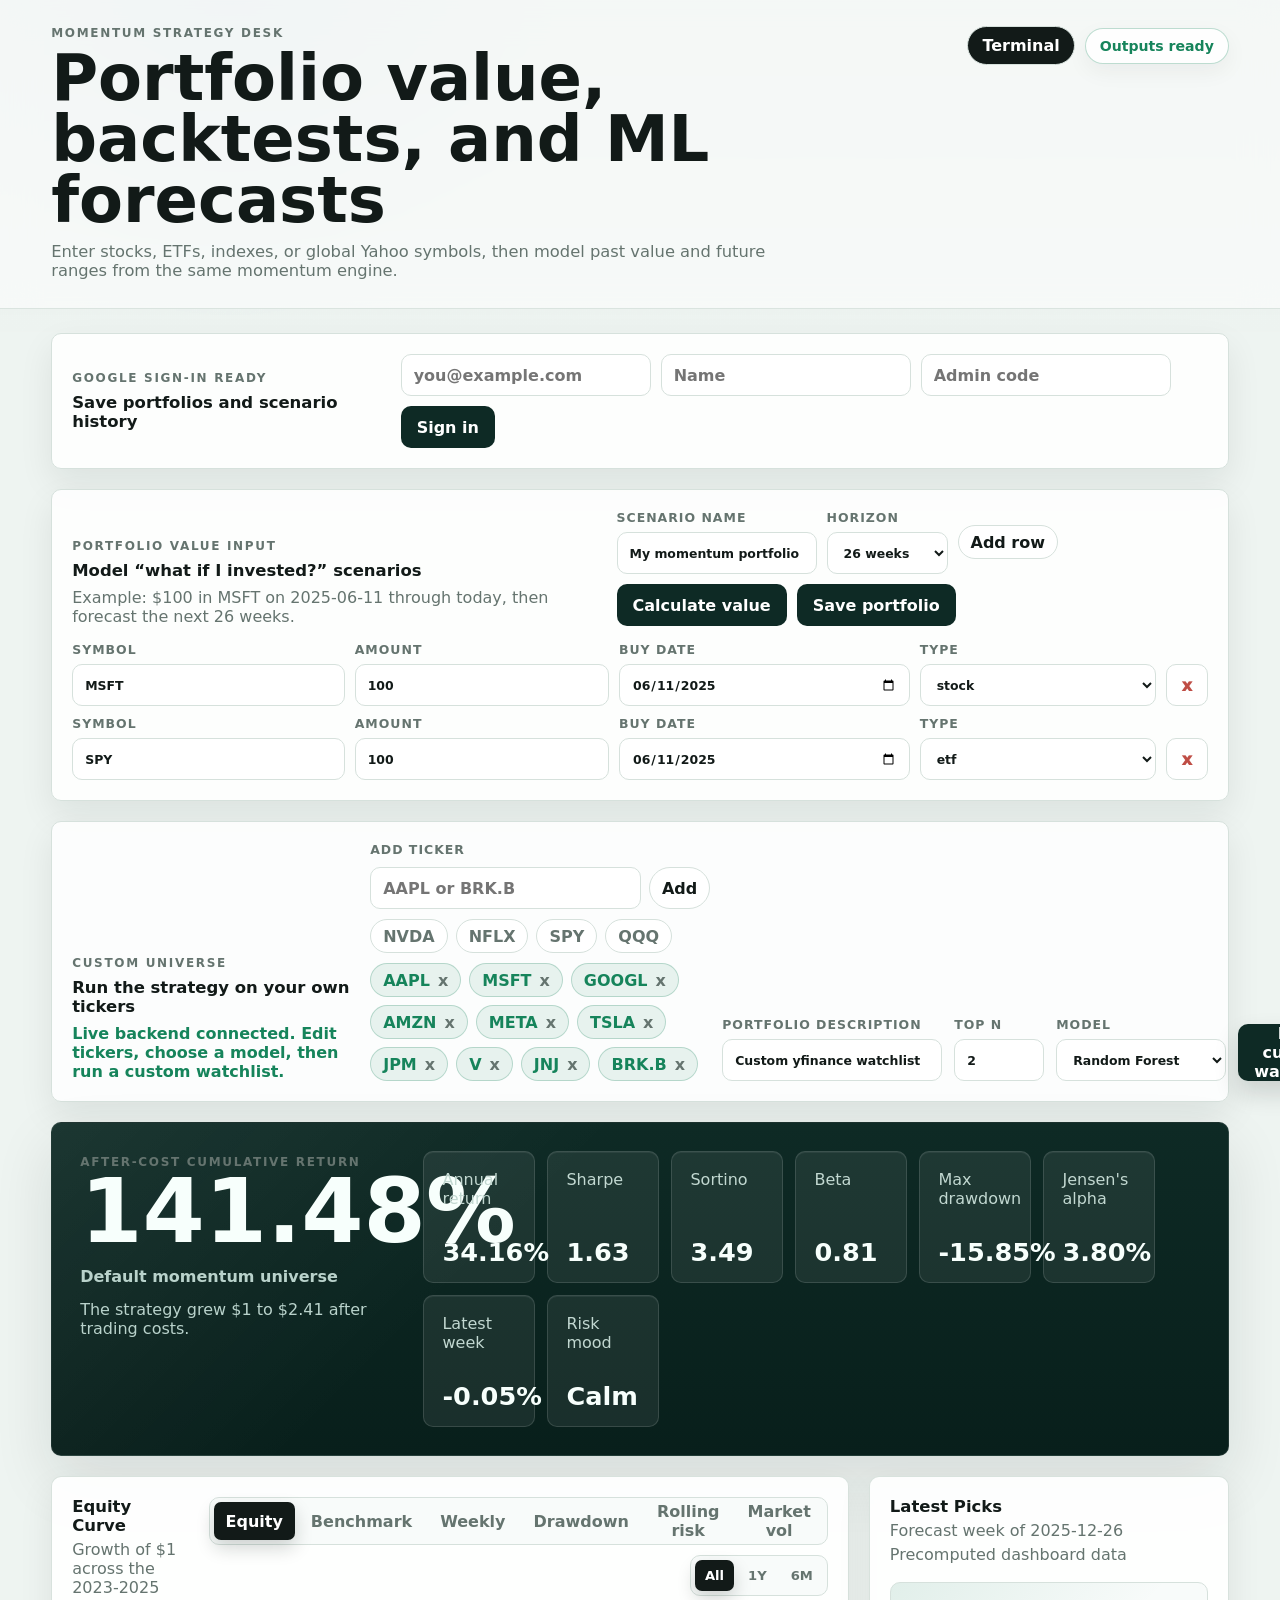
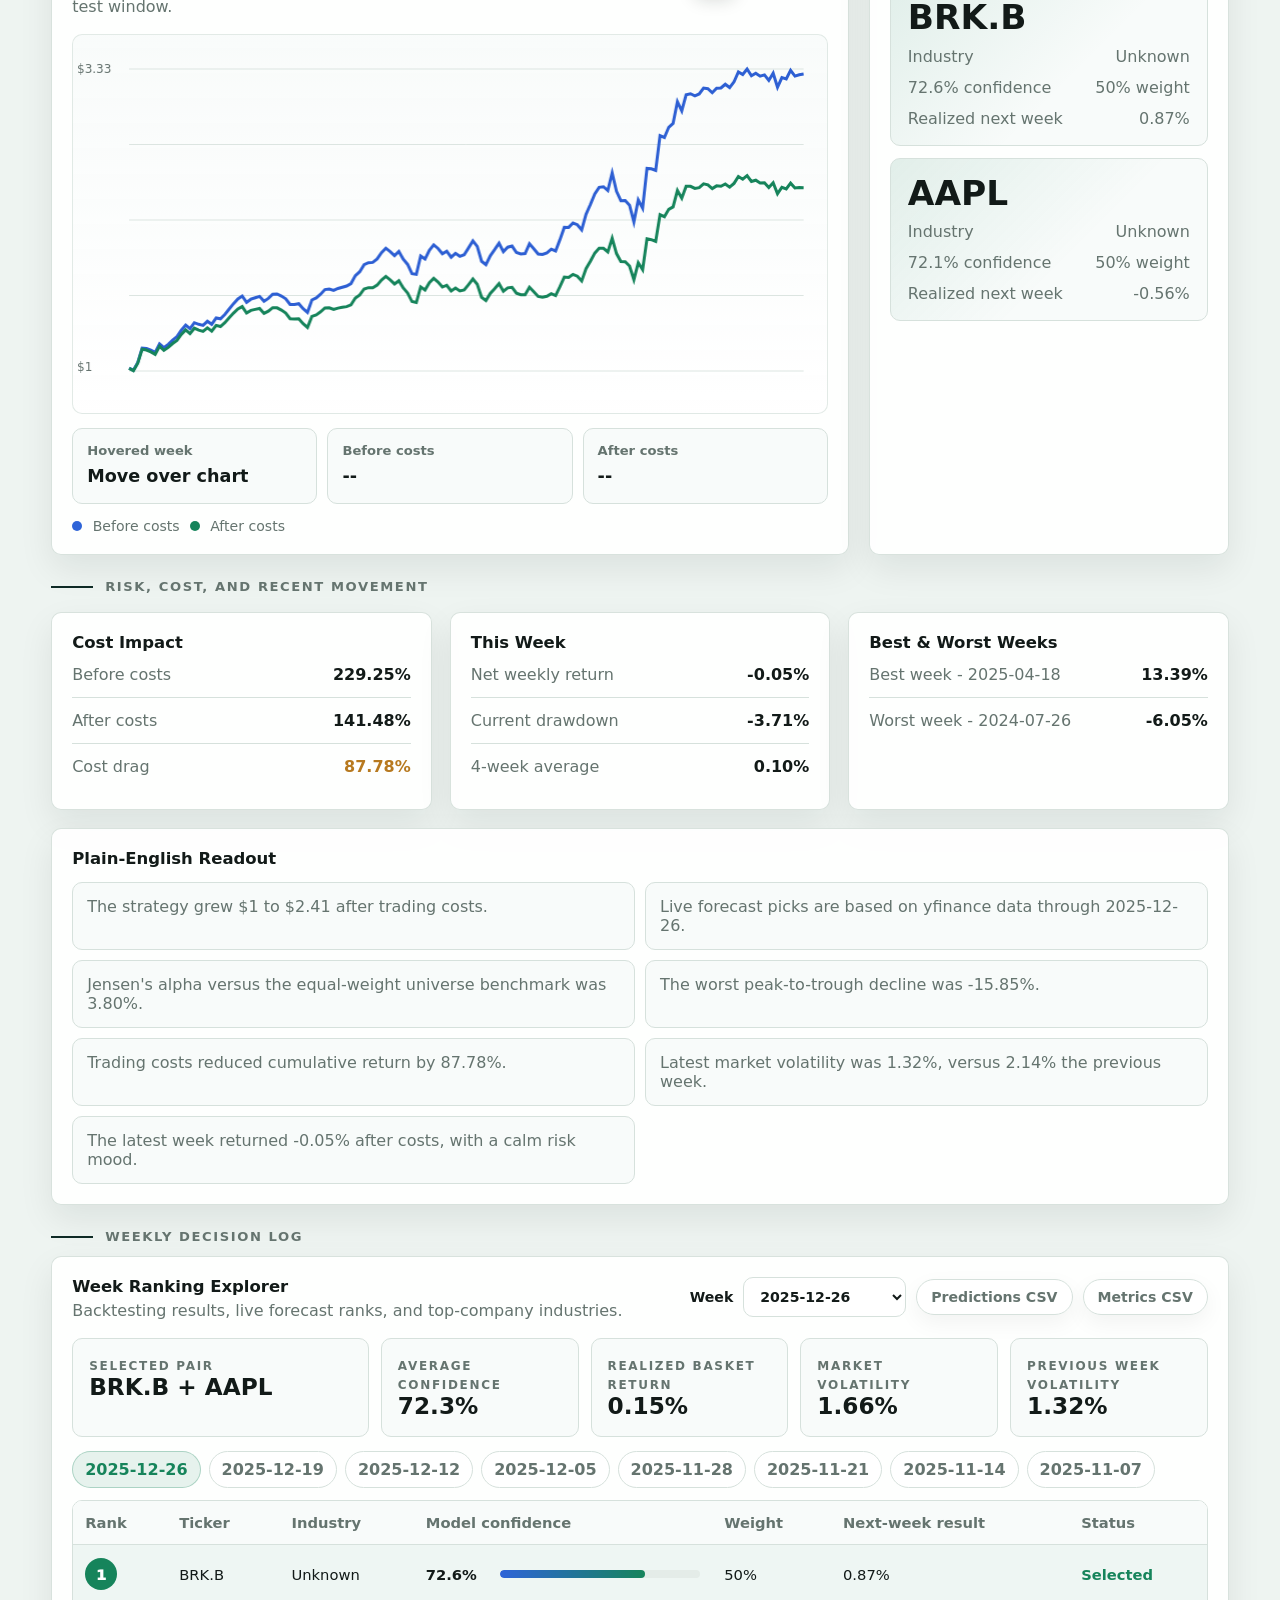
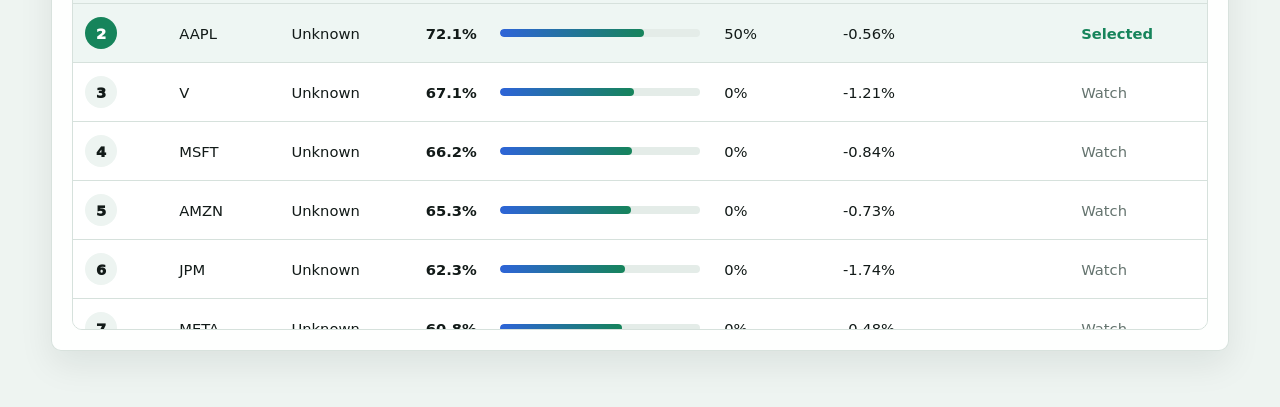
<file: docs/index.html>
<!doctype html>
<html lang="en">
  <head>
    <meta charset="utf-8" />
    <meta name="viewport" content="width=device-width, initial-scale=1" />
    <title>Momentum Strategy Dashboard</title>
    <link rel="stylesheet" href="styles.css" />
  </head>
  <body>
    <header class="app-header">
      <div>
        <p class="eyebrow">Momentum Strategy Desk</p>
        <h1>Portfolio value, backtests, and ML forecasts</h1>
        <p class="header-copy">Enter stocks, ETFs, indexes, or global Yahoo symbols, then model past value and future ranges from the same momentum engine.</p>
      </div>
      <div class="header-actions">
        <button class="theme-toggle" id="themeToggle" type="button">Terminal</button>
        <div class="status-pill" id="healthStatus">Checking outputs</div>
      </div>
    </header>

    <main>
      <section class="auth-strip">
        <div>
          <p class="eyebrow">Google sign-in ready</p>
          <h2 id="authTitle">Save portfolios and scenario history</h2>
        </div>
        <div class="auth-controls">
          <input id="authEmail" type="email" placeholder="you@example.com" autocomplete="email" />
          <input id="authName" placeholder="Name" autocomplete="name" />
          <input id="adminCode" placeholder="Admin code" />
          <button id="signInButton" type="button">Sign in</button>
        </div>
      </section>

      <section class="scenario-panel">
        <div class="scenario-head">
          <div>
            <p class="eyebrow">Portfolio value input</p>
            <h2>Model “what if I invested?” scenarios</h2>
            <p class="custom-note" id="scenarioNote">Example: $100 in MSFT on 2025-06-11 through today, then forecast the next 26 weeks.</p>
          </div>
          <div class="scenario-actions">
            <label>
              Scenario name
              <input id="scenarioName" value="My momentum portfolio" maxlength="120" />
            </label>
            <label>
              Horizon
              <select id="scenarioHorizon">
                <option value="13">13 weeks</option>
                <option value="26" selected>26 weeks</option>
                <option value="52">52 weeks</option>
                <option value="104">104 weeks</option>
              </select>
            </label>
            <button id="addHoldingButton" class="secondary-button" type="button">Add row</button>
            <button id="runScenarioButton" type="button">Calculate value</button>
            <button id="savePortfolioButton" type="button" disabled>Save portfolio</button>
          </div>
        </div>
        <div class="holding-grid" id="holdingRows"></div>
        <div class="scenario-results" id="scenarioResults" hidden>
          <div class="scenario-kpis">
            <div><span>Invested</span><strong id="scenarioInvested">--</strong></div>
            <div><span>Today</span><strong id="scenarioCurrent">--</strong></div>
            <div><span>Gain/Loss</span><strong id="scenarioGain">--</strong></div>
            <div><span>Total return</span><strong id="scenarioReturn">--</strong></div>
            <div><span>Forecast range</span><strong id="scenarioForecast">--</strong></div>
          </div>
          <div class="scenario-body">
            <div class="chart-shell scenario-chart-shell">
              <canvas id="scenarioChart" width="900" height="280"></canvas>
            </div>
            <div class="table-wrap ranking-table-wrap">
              <table>
                <thead>
                  <tr>
                    <th>Symbol</th>
                    <th>Entry</th>
                    <th>Shares</th>
                    <th>Current</th>
                    <th>Value</th>
                    <th>Return</th>
                    <th>CAGR</th>
                  </tr>
                </thead>
                <tbody id="scenarioHoldingRows"></tbody>
              </table>
            </div>
          </div>
        </div>
      </section>

      <section class="custom-panel">
        <div>
          <p class="eyebrow">Custom universe</p>
          <h2>Run the strategy on your own tickers</h2>
          <p class="custom-note" id="customNote">Live custom runs need the Python backend. The public static page shows the default precomputed universe.</p>
        </div>
        <div class="custom-controls">
          <div class="ticker-builder">
            <label for="tickerInput">Add ticker</label>
            <div class="ticker-add-row">
              <input id="tickerInput" placeholder="AAPL or BRK.B" autocomplete="off" />
              <button id="addTickerButton" class="secondary-button" type="button">Add</button>
            </div>
            <div class="starter-row" aria-label="Starter tickers">
              <button type="button" data-starter="NVDA">NVDA</button>
              <button type="button" data-starter="NFLX">NFLX</button>
              <button type="button" data-starter="SPY">SPY</button>
              <button type="button" data-starter="QQQ">QQQ</button>
            </div>
            <div class="watchlist-chips" id="watchlistChips"></div>
          </div>
          <label class="description-field">
            Portfolio description
            <input id="portfolioDescriptionInput" value="Custom yfinance watchlist" maxlength="140" />
          </label>
          <label>
            Top N
            <input id="topNInput" type="number" min="1" max="10" value="2" />
          </label>
          <label>
            Model
            <select id="modelInput">
              <option value="random_forest">Random Forest</option>
              <option value="hist_gradient_boosting">Gradient Boosting</option>
              <option value="xgboost">XGBoost</option>
            </select>
          </label>
          <button id="runCustomButton" type="button">Run custom watchlist</button>
          <button id="emailPicksButton" type="button" disabled>Email weekly picks</button>
        </div>
      </section>

      <section class="summary-band">
        <div>
          <span class="label">After-cost cumulative return</span>
          <strong id="netCumulativeReturn">--</strong>
          <p class="portfolio-description" id="portfolioDescription">Default momentum universe</p>
          <p id="growthSentence">Loading latest strategy results.</p>
        </div>
        <div class="summary-grid">
          <div class="metric">
            <span>Annual return</span>
            <strong id="netAnnualizedReturn">--</strong>
          </div>
          <div class="metric">
            <span>Sharpe</span>
            <strong id="netSharpe">--</strong>
          </div>
          <div class="metric">
            <span>Sortino</span>
            <strong id="netSortino">--</strong>
          </div>
          <div class="metric">
            <span>Beta</span>
            <strong id="netBeta">--</strong>
          </div>
          <div class="metric">
            <span>Max drawdown</span>
            <strong id="maxDrawdown">--</strong>
          </div>
          <div class="metric">
            <span>Jensen's alpha</span>
            <strong id="jensensAlpha">--</strong>
          </div>
          <div class="metric">
            <span>Latest week</span>
            <strong id="latestWeeklyReturn">--</strong>
          </div>
          <div class="metric">
            <span>Risk mood</span>
            <strong id="riskMood">--</strong>
          </div>
        </div>
      </section>

      <section class="layout">
        <div class="panel large">
          <div class="panel-head">
            <div>
              <h2>Equity Curve</h2>
              <p id="chartDescription">Growth of $1 across the 2023-2025 test window.</p>
            </div>
            <div class="chart-actions">
              <div class="segmented" aria-label="Chart mode">
                <button class="active" data-mode="equity">Equity</button>
                <button data-mode="benchmark">Benchmark</button>
                <button data-mode="returns">Weekly</button>
                <button data-mode="drawdown">Drawdown</button>
                <button data-mode="risk">Rolling risk</button>
                <button data-mode="market">Market vol</button>
              </div>
              <div class="segmented compact" aria-label="Chart range">
                <button class="active" data-range="all">All</button>
                <button data-range="52">1Y</button>
                <button data-range="26">6M</button>
              </div>
            </div>
          </div>
          <div class="chart-shell">
            <canvas id="equityChart" width="900" height="360"></canvas>
            <div class="chart-tooltip" id="chartTooltip" hidden></div>
          </div>
          <div class="chart-readout">
            <div>
              <span>Hovered week</span>
              <strong id="hoverWeek">Move over chart</strong>
            </div>
            <div>
              <span>Before costs</span>
              <strong id="hoverGross">--</strong>
            </div>
            <div>
              <span>After costs</span>
              <strong id="hoverNet">--</strong>
            </div>
          </div>
          <div class="legend" id="chartLegend">
            <span><i class="gross"></i> Before costs</span>
            <span><i class="net"></i> After costs</span>
          </div>
        </div>

        <aside class="panel picks">
          <div class="panel-head">
            <div>
              <h2>Latest Picks</h2>
              <p id="asOfWeek">--</p>
              <p id="dataAsOf">--</p>
            </div>
          </div>
          <div id="selectedStocks" class="stock-list"></div>
        </aside>
      </section>

      <section class="section-label">
        <span></span>
        <p>Risk, cost, and recent movement</p>
      </section>

      <section class="cards">
        <article class="panel">
          <h2>Cost Impact</h2>
          <div class="split-row">
            <span>Before costs</span>
            <strong id="beforeCosts">--</strong>
          </div>
          <div class="split-row">
            <span>After costs</span>
            <strong id="afterCosts">--</strong>
          </div>
          <div class="split-row muted">
            <span>Cost drag</span>
            <strong id="costDrag">--</strong>
          </div>
        </article>

        <article class="panel">
          <h2>This Week</h2>
          <div class="split-row">
            <span>Net weekly return</span>
            <strong id="thisWeekReturn">--</strong>
          </div>
          <div class="split-row">
            <span>Current drawdown</span>
            <strong id="currentDrawdown">--</strong>
          </div>
          <div class="split-row">
            <span>4-week average</span>
            <strong id="rollingAvgReturn4w">--</strong>
          </div>
        </article>

        <article class="panel">
          <h2>Best & Worst Weeks</h2>
          <div class="split-row">
            <span id="bestWeekLabel">Best week</span>
            <strong id="bestWeekReturn">--</strong>
          </div>
          <div class="split-row">
            <span id="worstWeekLabel">Worst week</span>
            <strong id="worstWeekReturn">--</strong>
          </div>
        </article>
      </section>

      <section class="cards single">
        <article class="panel">
          <h2>Plain-English Readout</h2>
          <ul id="plainEnglish"></ul>
        </article>
      </section>

      <section class="section-label">
        <span></span>
        <p>Weekly decision log</p>
      </section>

      <section class="panel">
        <div class="panel-head">
          <div>
            <h2>Week Ranking Explorer</h2>
            <p>Backtesting results, live forecast ranks, and top-company industries.</p>
          </div>
          <div class="ranking-tools">
            <label for="weekSelect">Week</label>
            <select id="weekSelect"></select>
            <div class="downloads">
              <a data-download="weekly_stock_predictions.csv" href="/api/downloads/weekly_stock_predictions.csv">Predictions CSV</a>
              <a data-download="performance_metrics.csv" href="/api/downloads/performance_metrics.csv">Metrics CSV</a>
            </div>
          </div>
        </div>
        <div class="week-glance">
          <div>
            <span class="label">Selected pair</span>
            <strong id="weekSelectedPair">--</strong>
          </div>
          <div>
            <span class="label">Average confidence</span>
            <strong id="weekAvgConfidence">--</strong>
          </div>
          <div>
            <span class="label">Realized basket return</span>
            <strong id="weekBasketReturn">--</strong>
          </div>
          <div>
            <span class="label">Market volatility</span>
            <strong id="weekMarketVolatility">--</strong>
          </div>
          <div>
            <span class="label">Previous week volatility</span>
            <strong id="weekPreviousMarketVolatility">--</strong>
          </div>
        </div>
        <div class="week-chips" id="weekChips"></div>
        <div class="table-wrap ranking-table-wrap">
          <table>
            <thead>
              <tr>
                <th>Rank</th>
                <th>Ticker</th>
                <th>Industry</th>
                <th>Model confidence</th>
                <th>Weight</th>
                <th>Next-week result</th>
                <th>Status</th>
              </tr>
            </thead>
            <tbody id="predictionRows"></tbody>
          </table>
        </div>
      </section>
    </main>

    <script src="config.js"></script>
    <script src="app.js"></script>
  </body>
</html>
</file>
<file: docs/styles.css>
:root {
  color-scheme: light;
  --bg: #eef4f1;
  --bg-2: #e4ece8;
  --ink: #121a18;
  --muted: #65746f;
  --soft: #f8fbfa;
  --panel: rgba(255, 255, 255, 0.92);
  --line: #d6e1dc;
  --pine: #0e2a25;
  --pine-2: #173c35;
  --green: #16845b;
  --teal: #157987;
  --blue: #2e64d8;
  --amber: #b7791f;
  --plum: #6f4bb2;
  --red: #bf4d45;
  --shadow: 0 24px 60px rgba(18, 26, 24, 0.11);
  --small-shadow: 0 14px 34px rgba(18, 26, 24, 0.08);
}

* {
  box-sizing: border-box;
}

body {
  margin: 0;
  min-height: 100vh;
  background:
    linear-gradient(180deg, rgba(14, 42, 37, 0.08), transparent 340px),
    radial-gradient(circle at 18% 0%, rgba(46, 100, 216, 0.12), transparent 320px),
    var(--bg);
  color: var(--ink);
  font-family: Inter, ui-sans-serif, system-ui, -apple-system, BlinkMacSystemFont, "Segoe UI", sans-serif;
}

.app-header {
  display: flex;
  align-items: flex-start;
  justify-content: space-between;
  gap: 24px;
  padding: 26px clamp(18px, 4vw, 56px) 28px;
  border-bottom: 1px solid rgba(214, 225, 220, 0.9);
  background: rgba(248, 251, 250, 0.86);
  backdrop-filter: blur(18px);
  position: sticky;
  top: 0;
  z-index: 5;
}

.header-actions,
.auth-controls,
.scenario-actions {
  display: flex;
  align-items: center;
  gap: 10px;
  flex-wrap: wrap;
}

.theme-toggle {
  min-height: 39px;
  border: 1px solid var(--line);
  border-radius: 999px;
  padding: 0 14px;
  background: var(--ink);
  color: #fff;
  font: inherit;
  font-weight: 900;
  cursor: pointer;
}

.eyebrow,
.label {
  margin: 0 0 8px;
  color: var(--muted);
  font-size: 0.75rem;
  font-weight: 800;
  letter-spacing: 0.14em;
  text-transform: uppercase;
}

h1,
h2,
p {
  margin: 0;
}

h1 {
  max-width: 860px;
  font-size: clamp(2.2rem, 5vw, 4.4rem);
  line-height: 0.95;
  letter-spacing: 0;
}

h2 {
  font-size: 1.03rem;
  letter-spacing: 0;
}

.header-copy {
  max-width: 720px;
  margin-top: 12px;
  color: var(--muted);
  font-size: 1.02rem;
}

main {
  width: min(1480px, 100%);
  margin: 0 auto;
  padding: 24px clamp(18px, 4vw, 56px) 56px;
}

.auth-strip,
.scenario-panel {
  margin-bottom: 20px;
  padding: 20px;
  border: 1px solid var(--line);
  border-radius: 10px;
  background: rgba(255, 255, 255, 0.88);
  box-shadow: var(--small-shadow);
}

.auth-strip {
  display: flex;
  align-items: center;
  justify-content: space-between;
  gap: 18px;
}

.auth-controls input,
.scenario-actions input,
.scenario-actions select,
.holding-row input,
.holding-row select {
  min-height: 42px;
  border: 1px solid var(--line);
  border-radius: 10px;
  padding: 0 12px;
  background: #fff;
  color: var(--ink);
  font: inherit;
  font-weight: 800;
}

.auth-controls button,
.scenario-actions button:not(.secondary-button) {
  min-height: 42px;
  border: 0;
  border-radius: 10px;
  padding: 0 16px;
  background: var(--pine);
  color: #fff;
  font: inherit;
  font-weight: 900;
  cursor: pointer;
}

.scenario-head {
  display: flex;
  justify-content: space-between;
  align-items: end;
  gap: 18px;
  margin-bottom: 16px;
}

.scenario-actions label,
.holding-row label {
  display: grid;
  gap: 7px;
  color: var(--muted);
  font-size: 0.78rem;
  font-weight: 900;
  letter-spacing: 0.08em;
  text-transform: uppercase;
}

.holding-grid {
  display: grid;
  gap: 10px;
}

.holding-row {
  display: grid;
  grid-template-columns: minmax(120px, 0.75fr) minmax(120px, 0.7fr) minmax(150px, 0.8fr) minmax(120px, 0.65fr) 42px;
  gap: 10px;
  align-items: end;
}

.holding-row button {
  min-height: 42px;
  border: 1px solid var(--line);
  border-radius: 10px;
  background: #fff;
  color: var(--red);
  font: inherit;
  font-weight: 950;
  cursor: pointer;
}

.scenario-results {
  margin-top: 18px;
}

.scenario-kpis {
  display: grid;
  grid-template-columns: repeat(5, minmax(130px, 1fr));
  gap: 12px;
  margin-bottom: 14px;
}

.scenario-kpis div {
  min-height: 96px;
  padding: 16px;
  border: 1px solid var(--line);
  border-radius: 10px;
  background: var(--soft);
}

.scenario-kpis span {
  display: block;
  color: var(--muted);
  font-size: 0.82rem;
  font-weight: 850;
}

.scenario-kpis strong {
  display: block;
  margin-top: 8px;
  font-size: clamp(1.2rem, 2vw, 1.55rem);
  line-height: 1.1;
}

.scenario-body {
  display: grid;
  grid-template-columns: minmax(0, 1fr) minmax(460px, 0.85fr);
  gap: 14px;
}

.scenario-chart-shell {
  min-height: 300px;
}

#scenarioChart {
  height: 280px;
}

.custom-panel {
  display: grid;
  grid-template-columns: minmax(280px, 0.8fr) 1.4fr;
  gap: 18px;
  align-items: end;
  margin-bottom: 20px;
  padding: 20px;
  border: 1px solid var(--line);
  border-radius: 10px;
  background: rgba(255, 255, 255, 0.86);
  box-shadow: var(--small-shadow);
}

.custom-note {
  margin-top: 8px;
  color: var(--muted);
}

.custom-note.ready {
  color: var(--green);
  font-weight: 850;
}

.custom-note.error {
  color: var(--red);
  font-weight: 850;
}

.custom-controls {
  display: grid;
  grid-template-columns: minmax(340px, 1fr) minmax(220px, 0.7fr) 90px 170px auto auto;
  gap: 12px;
  align-items: end;
}

.custom-controls label,
.ticker-builder > label {
  display: grid;
  gap: 7px;
  color: var(--muted);
  font-size: 0.78rem;
  font-weight: 900;
  letter-spacing: 0.08em;
  text-transform: uppercase;
}

.custom-controls input,
.custom-controls select {
  min-height: 42px;
  width: 100%;
  border: 1px solid var(--line);
  border-radius: 10px;
  padding: 0 12px;
  background: #fff;
  color: var(--ink);
  font: inherit;
  font-weight: 800;
}

.ticker-builder {
  display: grid;
  gap: 10px;
}

.ticker-add-row {
  display: grid;
  grid-template-columns: minmax(160px, 1fr) auto;
  gap: 8px;
}

.starter-row,
.watchlist-chips {
  display: flex;
  gap: 8px;
  flex-wrap: wrap;
}

.starter-row button,
.watchlist-chips button,
.secondary-button {
  min-height: 34px;
  border: 1px solid var(--line);
  border-radius: 999px;
  padding: 0 12px;
  background: #fff;
  color: var(--ink);
  font: inherit;
  font-weight: 850;
  cursor: pointer;
}

.starter-row button {
  color: var(--muted);
}

.watchlist-chips button {
  display: inline-flex;
  align-items: center;
  gap: 8px;
  border-color: rgba(22, 132, 91, 0.24);
  background: rgba(22, 132, 91, 0.09);
  color: var(--green);
}

.watchlist-chips i {
  font-style: normal;
  color: var(--muted);
}

.custom-controls > button {
  min-height: 42px;
  border: 0;
  border-radius: 10px;
  padding: 0 16px;
  background: var(--pine);
  color: #fff;
  font: inherit;
  font-weight: 900;
  cursor: pointer;
  box-shadow: 0 12px 24px rgba(18, 26, 24, 0.16);
}

.custom-controls > button + button {
  border: 1px solid var(--line);
  background: #fff;
  color: var(--ink);
}

.custom-controls button:disabled {
  cursor: not-allowed;
  opacity: 0.58;
}

.portfolio-description {
  margin-top: 10px;
  color: #d8ece6;
  font-weight: 850;
}

.status-pill,
.downloads a {
  border: 1px solid var(--line);
  border-radius: 999px;
  padding: 9px 14px;
  color: var(--muted);
  background: rgba(255, 255, 255, 0.82);
  font-size: 0.88rem;
  font-weight: 800;
  text-decoration: none;
  white-space: nowrap;
  box-shadow: 0 8px 22px rgba(18, 26, 24, 0.05);
}

.status-pill.ok {
  border-color: rgba(22, 132, 91, 0.28);
  color: var(--green);
}

.summary-band {
  display: grid;
  grid-template-columns: minmax(300px, 0.88fr) 1.55fr;
  gap: 18px;
  align-items: stretch;
  padding: 28px;
  background:
    linear-gradient(135deg, rgba(255, 255, 255, 0.06), transparent 38%),
    linear-gradient(180deg, var(--pine), #081f1b);
  color: #f7fffc;
  border: 1px solid rgba(255, 255, 255, 0.08);
  border-radius: 10px;
  box-shadow: var(--shadow);
}

.summary-band strong {
  display: block;
  font-size: clamp(2.5rem, 7vw, 5.7rem);
  line-height: 0.92;
}

.summary-band p {
  margin-top: 14px;
  color: #b9d2cb;
}

.summary-grid {
  display: grid;
  grid-template-columns: repeat(6, minmax(112px, 1fr));
  gap: 12px;
}

.metric {
  display: flex;
  flex-direction: column;
  justify-content: space-between;
  min-height: 132px;
  padding: 18px;
  border: 1px solid rgba(255, 255, 255, 0.13);
  border-radius: 10px;
  background: rgba(255, 255, 255, 0.07);
  box-shadow: inset 0 1px 0 rgba(255, 255, 255, 0.06);
}

.metric span {
  color: #c2d8d1;
}

.metric strong {
  font-size: clamp(1.3rem, 2vw, 1.85rem);
}

.layout {
  display: grid;
  grid-template-columns: minmax(0, 1fr) 360px;
  gap: 20px;
  margin-top: 20px;
}

.cards {
  display: grid;
  grid-template-columns: repeat(3, minmax(0, 1fr));
  gap: 18px;
  margin: 18px 0;
}

.cards.single {
  grid-template-columns: 1fr;
}

.section-label {
  display: flex;
  align-items: center;
  gap: 12px;
  margin: 24px 0 12px;
}

.section-label span {
  width: 42px;
  height: 2px;
  background: var(--pine);
}

.section-label p {
  color: var(--muted);
  font-size: 0.82rem;
  font-weight: 900;
  letter-spacing: 0.12em;
  text-transform: uppercase;
}

.panel {
  padding: 20px;
  background: var(--panel);
  border: 1px solid rgba(214, 225, 220, 0.95);
  border-radius: 10px;
  box-shadow: var(--small-shadow);
}

.panel.large {
  min-width: 0;
  overflow: hidden;
}

.panel-head {
  display: flex;
  align-items: flex-start;
  justify-content: space-between;
  gap: 18px;
  margin-bottom: 18px;
}

.panel-head p {
  margin-top: 5px;
  color: var(--muted);
}

.chart-actions {
  display: flex;
  flex-direction: column;
  align-items: flex-end;
  gap: 10px;
}

.segmented {
  display: flex;
  gap: 4px;
  padding: 4px;
  border: 1px solid var(--line);
  border-radius: 10px;
  background: var(--soft);
}

.segmented button {
  min-height: 36px;
  border: 0;
  border-radius: 7px;
  padding: 0 12px;
  background: transparent;
  color: var(--muted);
  font: inherit;
  font-weight: 850;
  cursor: pointer;
}

.segmented.compact button {
  min-height: 31px;
  padding: 0 10px;
  font-size: 0.82rem;
}

.segmented button.active {
  color: #fff;
  background: var(--ink);
  box-shadow: 0 8px 18px rgba(18, 26, 24, 0.18);
}

.legend,
.downloads,
.ranking-tools {
  display: flex;
  align-items: center;
  gap: 10px;
  flex-wrap: wrap;
  color: var(--muted);
  font-size: 0.88rem;
}

.ranking-tools {
  justify-content: flex-end;
}

.ranking-tools label {
  color: var(--ink);
  font-weight: 850;
}

select {
  min-height: 40px;
  border: 1px solid var(--line);
  border-radius: 10px;
  padding: 0 38px 0 12px;
  background: #fff;
  color: var(--ink);
  font: inherit;
  font-weight: 850;
}

.legend {
  padding-top: 2px;
}

.legend i {
  display: inline-block;
  width: 10px;
  height: 10px;
  border-radius: 50%;
  margin-right: 6px;
}

.legend .gross {
  background: var(--blue);
}

.legend .net {
  background: var(--green);
}

.chart-shell {
  position: relative;
  min-height: 380px;
  padding: 12px 0 0;
  border: 1px solid rgba(214, 225, 220, 0.7);
  border-radius: 10px;
  background:
    linear-gradient(180deg, rgba(248, 251, 250, 0.9), rgba(255, 255, 255, 0.96)),
    var(--panel);
}

canvas {
  width: 100%;
  height: 360px;
  cursor: crosshair;
}

.chart-tooltip {
  position: absolute;
  min-width: 200px;
  padding: 10px 12px;
  border: 1px solid rgba(18, 26, 24, 0.12);
  border-radius: 10px;
  background: rgba(255, 255, 255, 0.98);
  box-shadow: 0 14px 34px rgba(18, 26, 24, 0.16);
  color: var(--ink);
  pointer-events: none;
  transform: translate(12px, -50%);
  z-index: 3;
  font-size: 0.86rem;
}

.chart-tooltip strong {
  display: block;
  margin-bottom: 6px;
}

.chart-tooltip div {
  display: flex;
  justify-content: space-between;
  gap: 14px;
  color: var(--muted);
}

.chart-tooltip span:last-child {
  color: var(--ink);
  font-weight: 850;
}

.chart-readout {
  display: grid;
  grid-template-columns: repeat(3, minmax(0, 1fr));
  gap: 10px;
  margin: 14px 0 12px;
}

.chart-readout div {
  min-height: 76px;
  padding: 14px;
  border: 1px solid var(--line);
  border-radius: 10px;
  background: var(--soft);
}

.chart-readout span {
  display: block;
  color: var(--muted);
  font-size: 0.82rem;
  font-weight: 850;
}

.chart-readout strong {
  display: block;
  margin-top: 8px;
  font-size: 1.1rem;
}

.stock-list {
  display: grid;
  gap: 12px;
}

.stock-card {
  padding: 17px;
  border: 1px solid var(--line);
  border-radius: 10px;
  background:
    linear-gradient(135deg, rgba(22, 132, 91, 0.1), transparent 58%),
    #f8fbfa;
}

.stock-card strong {
  display: block;
  font-size: 2.15rem;
  line-height: 1;
}

.stock-card .stock-meta {
  display: flex;
  justify-content: space-between;
  gap: 12px;
  margin-top: 12px;
  color: var(--muted);
}

.split-row {
  display: flex;
  justify-content: space-between;
  gap: 14px;
  padding: 13px 0;
  border-bottom: 1px solid var(--line);
}

.split-row:last-child {
  border-bottom: 0;
}

.split-row span,
li {
  color: var(--muted);
}

.split-row strong {
  text-align: right;
}

.muted strong {
  color: var(--amber);
}

ul {
  display: grid;
  grid-template-columns: repeat(2, minmax(0, 1fr));
  gap: 10px;
  margin: 14px 0 0;
  padding: 0;
  list-style: none;
}

li {
  padding: 14px;
  border: 1px solid var(--line);
  border-radius: 10px;
  background: var(--soft);
}

.table-wrap {
  overflow-x: auto;
}

.ranking-table-wrap {
  max-height: 430px;
  overflow: auto;
  border: 1px solid var(--line);
  border-radius: 10px;
  background: #fff;
}

.ranking-table-wrap table {
  min-width: 720px;
}

.ranking-table-wrap thead th {
  position: sticky;
  top: 0;
  z-index: 2;
  background: #f8fbfa;
}

.week-glance {
  display: grid;
  grid-template-columns: 1.2fr repeat(4, minmax(150px, 0.8fr));
  gap: 12px;
  margin-bottom: 14px;
}

.week-glance > div {
  padding: 16px;
  border: 1px solid var(--line);
  border-radius: 10px;
  background: var(--soft);
}

.week-glance strong {
  display: block;
  font-size: 1.45rem;
  line-height: 1.15;
}

.week-chips {
  display: flex;
  gap: 8px;
  overflow-x: auto;
  padding-bottom: 12px;
}

.week-chips button {
  border: 1px solid var(--line);
  border-radius: 999px;
  padding: 8px 12px;
  background: #fff;
  color: var(--muted);
  font: inherit;
  font-weight: 850;
  white-space: nowrap;
  cursor: pointer;
}

.week-chips button.active {
  border-color: rgba(22, 132, 91, 0.28);
  background: rgba(22, 132, 91, 0.1);
  color: var(--green);
}

table {
  width: 100%;
  border-collapse: collapse;
  min-width: 760px;
}

th,
td {
  padding: 13px 12px;
  border-bottom: 1px solid var(--line);
  text-align: left;
  font-size: 0.92rem;
}

th {
  color: var(--muted);
  font-weight: 850;
}

.selected-row {
  background: rgba(22, 132, 91, 0.07);
}

.rank-badge {
  display: inline-grid;
  place-items: center;
  width: 32px;
  height: 32px;
  border-radius: 999px;
  background: #edf4f1;
  color: var(--ink);
  font-weight: 950;
}

.selected-row .rank-badge {
  background: var(--green);
  color: #fff;
}

.confidence-cell {
  display: grid;
  grid-template-columns: 64px minmax(110px, 1fr);
  align-items: center;
  gap: 10px;
  font-weight: 850;
}

.confidence-track {
  height: 8px;
  overflow: hidden;
  border-radius: 999px;
  background: #e4ece8;
}

.confidence-track i {
  display: block;
  height: 100%;
  border-radius: inherit;
  background: linear-gradient(90deg, var(--blue), var(--green));
}

.yes {
  color: var(--green);
  font-weight: 850;
}

.no {
  color: var(--muted);
}

@media (max-width: 1180px) {
  .summary-band,
  .layout,
  .custom-panel,
  .custom-controls,
  .scenario-head,
  .scenario-body {
    grid-template-columns: 1fr;
  }

  .scenario-head {
    display: grid;
  }

  .summary-grid {
    grid-template-columns: repeat(3, minmax(120px, 1fr));
  }

  .scenario-kpis {
    grid-template-columns: repeat(3, minmax(130px, 1fr));
  }
}

@media (max-width: 820px) {
  .app-header,
  .panel-head,
  .auth-strip {
    flex-direction: column;
    align-items: stretch;
  }

  .cards,
  .chart-readout,
  .week-glance,
  ul,
  .scenario-kpis,
  .holding-row {
    grid-template-columns: 1fr;
  }

  .chart-actions {
    align-items: stretch;
  }

  .segmented {
    overflow-x: auto;
  }

  .ranking-tools {
    justify-content: flex-start;
  }
}

@media (max-width: 560px) {
  main {
    padding-inline: 14px;
  }

  .summary-band {
    padding: 20px;
  }

  .summary-grid {
    grid-template-columns: 1fr;
  }
}

.terminal-mode {
  --bg: #08110f;
  --bg-2: #0d1815;
  --ink: #d9fff2;
  --muted: #8bb0a4;
  --soft: #0f1d19;
  --panel: rgba(12, 24, 20, 0.94);
  --line: rgba(139, 176, 164, 0.24);
  --pine: #03100d;
  --green: #45d48f;
  --blue: #75a7ff;
  --shadow: 0 24px 60px rgba(0, 0, 0, 0.35);
  --small-shadow: 0 14px 34px rgba(0, 0, 0, 0.26);
}

.terminal-mode body,
body.terminal-mode {
  background: #08110f;
}

.terminal-mode .app-header,
.terminal-mode .auth-strip,
.terminal-mode .scenario-panel,
.terminal-mode .custom-panel,
.terminal-mode .panel,
.terminal-mode .metric,
.terminal-mode .chart-shell,
.terminal-mode .stock-card,
.terminal-mode li,
.terminal-mode .week-glance > div,
.terminal-mode .chart-readout div,
.terminal-mode .scenario-kpis div {
  background: var(--panel);
}

.terminal-mode input,
.terminal-mode select,
.terminal-mode .secondary-button,
.terminal-mode .holding-row button,
.terminal-mode .starter-row button,
.terminal-mode .watchlist-chips button,
.terminal-mode .downloads a {
  background: #0f1d19;
  color: var(--ink);
}
</file>
